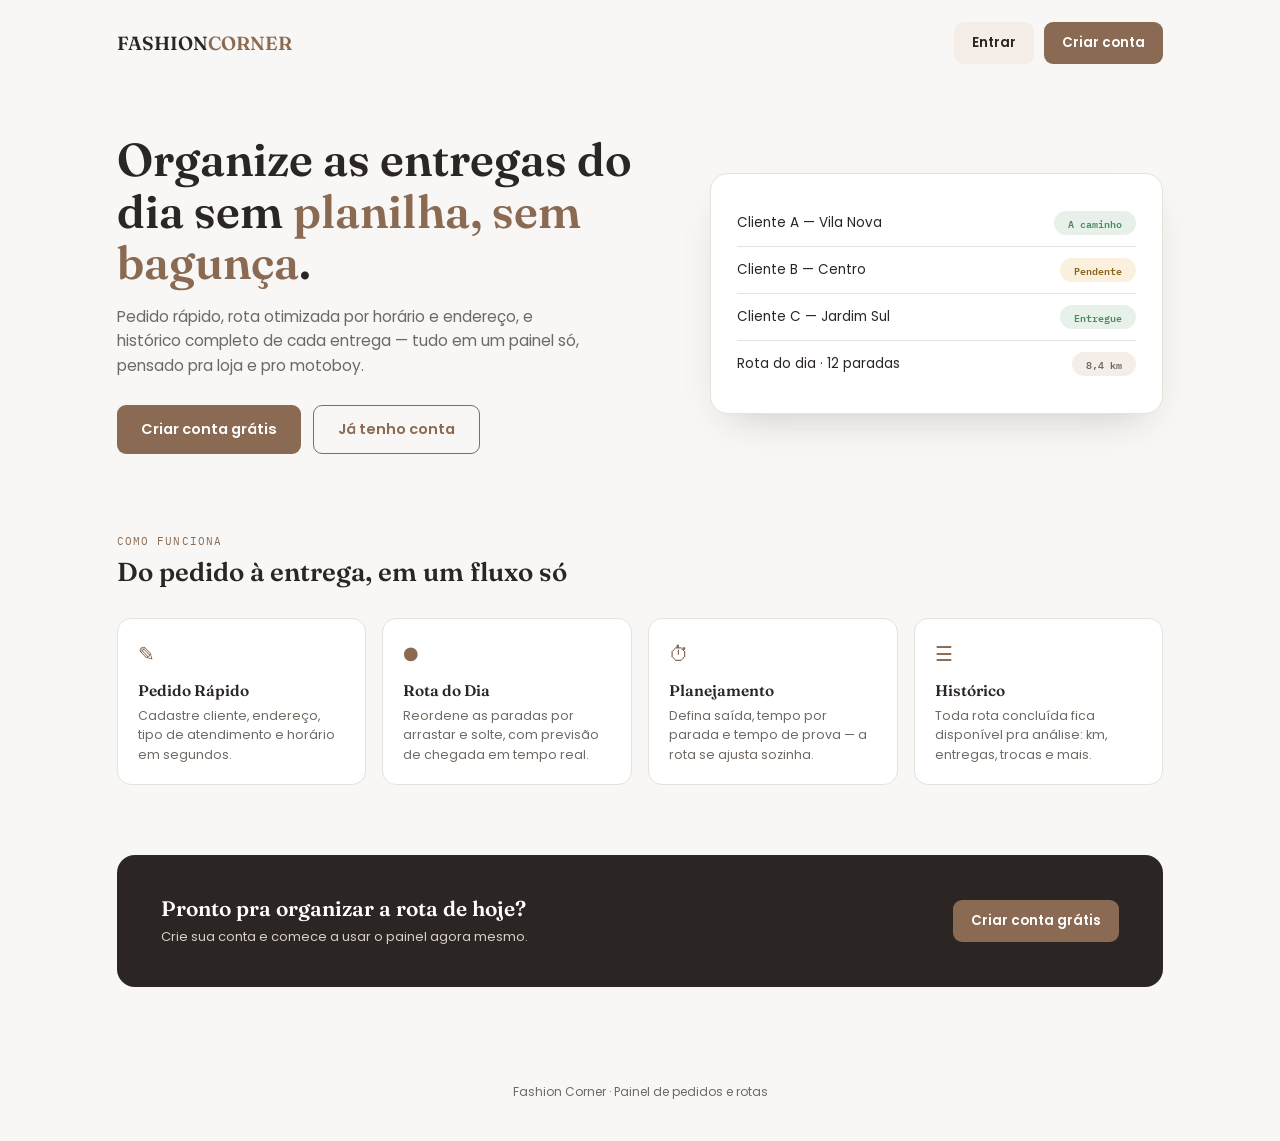
<file: index.html>
<!DOCTYPE html>
<html lang="pt-BR">
<head>
<meta charset="UTF-8">
<meta name="viewport" content="width=device-width, initial-scale=1.0">
<title>Fashion Corner — Pedido Rápido</title>
<link rel="stylesheet" href="assets/styles.css">
<style>
  .lp-nav{display:flex;align-items:center;justify-content:space-between;padding:22px 6vw;max-width:1200px;margin:0 auto;}
  .lp-nav .logo{font-family:'Fraunces',serif;font-weight:600;font-size:19px;}
  .lp-nav .logo span{color:var(--wine);}
  .lp-nav .actions{display:flex;gap:10px;}

  .lp-hero{max-width:1200px;margin:0 auto;padding:48px 6vw 70px;display:grid;grid-template-columns:1.1fr .9fr;gap:40px;align-items:center;}
  .lp-hero h1{font-family:'Fraunces',serif;font-size:clamp(30px,4vw,46px);line-height:1.12;font-weight:600;margin:0 0 16px;}
  .lp-hero h1 em{color:var(--wine);font-style:normal;}
  .lp-hero p{font-size:15.5px;color:var(--muted);line-height:1.6;margin:0 0 26px;max-width:480px;}
  .lp-hero .actions{display:flex;gap:12px;flex-wrap:wrap;}
  .lp-hero .actions .btn{padding:13px 24px;font-size:14.5px;}

  .lp-hero-card{background:#fff;border:1px solid var(--line);border-radius:18px;padding:26px;box-shadow:0 18px 40px -20px rgba(42,36,32,.25);}
  .lp-hero-card .row{display:flex;justify-content:space-between;align-items:center;padding:11px 0;border-bottom:1px solid var(--line);font-size:13.5px;}
  .lp-hero-card .row:last-child{border-bottom:none;}
  .lp-hero-card .row .tag{font-family:'IBM Plex Mono',monospace;font-size:10px;}

  .lp-features{max-width:1200px;margin:0 auto;padding:10px 6vw 70px;}
  .lp-features .kicker{font-family:'IBM Plex Mono',monospace;font-size:11px;text-transform:uppercase;letter-spacing:.1em;color:var(--wine);margin-bottom:8px;}
  .lp-features h2{font-family:'Fraunces',serif;font-size:26px;font-weight:600;margin:0 0 30px;}
  .lp-grid{display:grid;grid-template-columns:repeat(4,1fr);gap:16px;}
  .lp-card{background:#fff;border:1px solid var(--line);border-radius:14px;padding:20px;}
  .lp-card .ic{font-size:20px;color:var(--wine);margin-bottom:12px;}
  .lp-card h3{font-family:'Fraunces',serif;font-size:15.5px;font-weight:600;margin:0 0 6px;}
  .lp-card p{font-size:12.5px;color:var(--muted);line-height:1.55;margin:0;}

  .lp-cta{max-width:1200px;margin:0 auto 70px;padding:0 6vw;}
  .lp-cta-inner{background:var(--ink);color:#fff;border-radius:18px;padding:40px 44px;display:flex;align-items:center;justify-content:space-between;gap:24px;flex-wrap:wrap;}
  .lp-cta-inner h3{font-family:'Fraunces',serif;font-size:21px;font-weight:600;margin:0 0 6px;}
  .lp-cta-inner p{font-size:13px;color:#D8CFC5;margin:0;}

  .lp-footer{text-align:center;padding:26px 6vw 40px;font-size:12px;color:var(--muted);}

  @media (max-width:900px){
    .lp-hero{grid-template-columns:1fr;}
    .lp-grid{grid-template-columns:1fr 1fr;}
  }
  @media (max-width:520px){
    .lp-grid{grid-template-columns:1fr;}
    .lp-nav .actions .btn{padding:9px 14px;font-size:12.5px;}
  }
</style>
</head>
<body>

<nav class="lp-nav">
  <div class="logo">FASHION<span>CORNER</span></div>
  <div class="actions">
    <a href="login.html" class="btn btn-ghost">Entrar</a>
    <a href="login.html?mode=signup" class="btn btn-primary">Criar conta</a>
  </div>
</nav>

<section class="lp-hero">
  <div>
    <h1>Organize as entregas do dia sem <em>planilha, sem bagunça</em>.</h1>
    <p>Pedido rápido, rota otimizada por horário e endereço, e histórico completo de cada entrega — tudo em um painel só, pensado pra loja e pro motoboy.</p>
    <div class="actions">
      <a href="login.html?mode=signup" class="btn btn-primary">Criar conta grátis</a>
      <a href="login.html" class="btn btn-outline">Já tenho conta</a>
    </div>
  </div>
  <div class="lp-hero-card">
    <div class="row"><span>Cliente A — Vila Nova</span><span class="tag tag-progress">A caminho</span></div>
    <div class="row"><span>Cliente B — Centro</span><span class="tag tag-pending">Pendente</span></div>
    <div class="row"><span>Cliente C — Jardim Sul</span><span class="tag tag-delivered">Entregue</span></div>
    <div class="row"><span>Rota do dia · 12 paradas</span><span class="tag tag-done">8,4 km</span></div>
  </div>
</section>

<section class="lp-features">
  <div class="kicker">Como funciona</div>
  <h2>Do pedido à entrega, em um fluxo só</h2>
  <div class="lp-grid">
    <div class="lp-card">
      <div class="ic">&#9998;</div>
      <h3>Pedido Rápido</h3>
      <p>Cadastre cliente, endereço, tipo de atendimento e horário em segundos.</p>
    </div>
    <div class="lp-card">
      <div class="ic">&#9679;</div>
      <h3>Rota do Dia</h3>
      <p>Reordene as paradas por arrastar e solte, com previsão de chegada em tempo real.</p>
    </div>
    <div class="lp-card">
      <div class="ic">&#9201;</div>
      <h3>Planejamento</h3>
      <p>Defina saída, tempo por parada e tempo de prova — a rota se ajusta sozinha.</p>
    </div>
    <div class="lp-card">
      <div class="ic">&#9776;</div>
      <h3>Histórico</h3>
      <p>Toda rota concluída fica disponível pra análise: km, entregas, trocas e mais.</p>
    </div>
  </div>
</section>

<section class="lp-cta">
  <div class="lp-cta-inner">
    <div>
      <h3>Pronto pra organizar a rota de hoje?</h3>
      <p>Crie sua conta e comece a usar o painel agora mesmo.</p>
    </div>
    <a href="login.html?mode=signup" class="btn btn-primary">Criar conta grátis</a>
  </div>
</section>

<div class="lp-footer">Fashion Corner · Painel de pedidos e rotas</div>

</body>
</html>
</file>
<file: assets/styles.css>
/* Design system compartilhado por todas as páginas do painel.
   Réplica fiel da referência visual da Fashion Corner: sidebar marrom
   médio, topo e cards claros, ícones lineares, Poppins em toda a
   interface. Mesmas classes de antes preservadas — nenhuma página
   precisa ser tocada por causa deste arquivo. */
@import url('https://fonts.googleapis.com/css2?family=Poppins:wght@400;500;600;700&family=Fraunces:opsz,wght@9..144,500;9..144,600&family=Work+Sans:wght@400;500;600&family=IBM+Plex+Mono:wght@400;500&display=swap');

:root{
  --ink:#2B2623; --paper:#F8F7F5; --paper-2:#F5EEE8;
  --wine:#8A6A52; --wine-dark:#745640; --gold:#C08A3E;
  --sage:#4F8A63; --line:#E7E1DB; --muted:#6F6863;
  --danger:#C45A5A; --info:#5D7FA3;
  --sidebar-w:224px; --topbar-h:90px;
  --brown-light:#EDE2D8; --card-bg:#FFFFFF;
  --sage-tint:#E7F1EA; --gold-tint:#FBF0DE; --danger-tint:#F9EAEA; --info-tint:#E9EFF6;
  --sidebar-bg:#3E2B1E; --sidebar-text:#FFFFFF; --sidebar-muted:#D9C4AE;
  --sidebar-active-bg:rgba(255,255,255,.14); --sidebar-active-text:#FFFFFF;
  --sidebar-hover:rgba(255,255,255,.07); --sidebar-border:rgba(255,255,255,.14);
  --shadow-xs:0 1px 2px rgba(43,38,35,.05);
  --shadow-sm:0 1px 3px rgba(43,38,35,.06);
  --shadow-card:0 1px 2px rgba(43,38,35,.04), 0 8px 20px -14px rgba(43,38,35,.14);
  --radius:12px; --radius-sm:9px; --radius-lg:14px;
}
*{box-sizing:border-box;}
html,body{
  margin:0;color:var(--ink);font-family:'Poppins','Work Sans',sans-serif;-webkit-font-smoothing:antialiased;
  background-color:var(--paper);
}
a{color:inherit;}
img{max-width:100%;}
svg{display:block;}

/* ---------- Shell: sidebar + topbar ---------- */
.app-shell{display:flex;min-height:100vh;}
.sidebar{
  width:var(--sidebar-w);flex-shrink:0;color:var(--sidebar-text);
  background:var(--sidebar-bg);
  display:flex;flex-direction:column;padding:26px 14px;position:sticky;top:0;height:100vh;overflow-y:auto;
}
.brand-row{padding:2px 10px 30px;}
.sidebar-logo{
  font-family:'Poppins',sans-serif;font-weight:700;font-size:23px;letter-spacing:.01em;line-height:1.28;
  color:var(--sidebar-text);
}
.sidebar-logo span{color:var(--gold-tint);display:block;font-weight:700;color:#F6E4C6;}
.sidebar-nav{display:flex;flex-direction:column;gap:3px;}
.sidebar-section{
  font-family:'Poppins',sans-serif;font-size:10.5px;font-weight:600;text-transform:uppercase;letter-spacing:.08em;
  color:var(--sidebar-muted);padding:20px 12px 8px;opacity:.8;
}
.sidebar-section:first-child{padding-top:2px;}
.sidebar-nav a{
  display:flex;align-items:center;gap:12px;padding:11px 12px;border-radius:10px;font-size:14.5px;font-weight:500;
  color:var(--sidebar-muted);text-decoration:none;transition:background .12s,color .12s;
  position:relative;
}
.sidebar-nav a:hover{background:var(--sidebar-hover);color:var(--sidebar-text);}
.sidebar-nav a.active{
  color:var(--sidebar-active-text);background:var(--sidebar-active-bg);font-weight:600;
}
.sidebar-nav a .icon{width:19px;height:19px;flex-shrink:0;display:flex;align-items:center;justify-content:center;}
.sidebar-nav a .icon svg{width:18px;height:18px;stroke:currentColor;}
.sidebar-nav a .label{flex:1;min-width:0;}
.sidebar-nav a.disabled{opacity:.5;pointer-events:none;}
.soon-tag{
  font-family:'Poppins',sans-serif;font-size:9px;font-weight:600;text-transform:uppercase;letter-spacing:.03em;
  color:var(--sidebar-muted);background:rgba(255,255,255,.14);border-radius:999px;padding:2px 7px;flex-shrink:0;
}

.sidebar-account{margin-top:auto;padding-top:16px;border-top:1px solid var(--sidebar-border);}
.account-row{display:flex;align-items:center;gap:10px;min-width:0;padding:6px 8px;border-radius:10px;}
.account-avatar{
  width:32px;height:32px;border-radius:50%;flex-shrink:0;background:rgba(255,255,255,.2);color:var(--sidebar-active-text);
  display:flex;align-items:center;justify-content:center;font-family:'Poppins',sans-serif;font-weight:600;font-size:12.5px;
}
.account-info{min-width:0;flex:1;}
.sidebar-account-email{font-size:12px;font-weight:500;color:var(--sidebar-text);word-break:break-all;line-height:1.3;}
.sidebar-account-role{font-size:10.5px;color:var(--sidebar-muted);margin-top:1px;}
.sidebar-logout{
  flex-shrink:0;background:transparent;
  border:1px solid var(--sidebar-border);border-radius:8px;width:28px;height:28px;padding:0;
  color:var(--sidebar-muted);cursor:pointer;display:flex;align-items:center;justify-content:center;
  transition:background .12s,border-color .12s,color .12s;
}
.sidebar-logout svg{width:14px;height:14px;stroke:currentColor;}
.sidebar-logout:hover{background:var(--sidebar-hover);border-color:var(--sidebar-muted);color:var(--sidebar-text);}

.topbar{
  min-height:var(--topbar-h);flex-shrink:0;display:flex;align-items:center;justify-content:space-between;gap:16px;flex-wrap:wrap;
  padding:18px 32px;background:var(--card-bg);
  border-bottom:1px solid var(--line);
  position:relative;z-index:2;
}
.topbar h1{font-family:'Poppins',sans-serif;font-size:27px;font-weight:700;margin:0;letter-spacing:-.01em;}
.topbar .subtitle{font-size:13.5px;color:var(--muted);margin-top:5px;font-weight:400;}
.topbar .topbar-right{display:flex;align-items:center;gap:10px;}
.date-pill{
  display:inline-flex;align-items:center;gap:8px;font-family:'Poppins',sans-serif;font-size:12.5px;font-weight:500;
  color:var(--muted);background:var(--paper);border:1px solid var(--line);border-radius:999px;padding:9px 16px;white-space:nowrap;
}
.date-pill svg{width:15px;height:15px;stroke:currentColor;flex-shrink:0;}
.icon-btn{
  width:38px;height:38px;border-radius:50%;border:1px solid var(--line);background:var(--card-bg);color:var(--muted);
  display:flex;align-items:center;justify-content:center;cursor:default;flex-shrink:0;transition:background .12s,color .12s;
}
.icon-btn svg{width:17px;height:17px;stroke:currentColor;}
.brand-chip{
  display:flex;align-items:center;gap:9px;padding:5px 12px 5px 5px;border-radius:999px;border:1px solid var(--line);
  background:var(--card-bg);
}
.brand-chip-label{font-family:'Poppins',sans-serif;font-size:12.5px;font-weight:600;color:var(--ink);white-space:nowrap;}
.brand-chip svg{width:14px;height:14px;stroke:currentColor;color:var(--muted);flex-shrink:0;}
.avatar{
  width:32px;height:32px;border-radius:50%;flex-shrink:0;
  background:var(--wine);
  color:#fff;display:flex;align-items:center;justify-content:center;font-size:12px;font-weight:600;
  font-family:'Poppins',sans-serif;
}

.main{flex:1;min-width:0;display:flex;flex-direction:column;}
.page{padding:28px 32px 60px;max-width:1520px;width:100%;}

/* ---------- Primitivos reutilizáveis ---------- */
.card{
  background:var(--card-bg);
  border:1px solid var(--line);border-radius:var(--radius-lg);padding:24px;margin-bottom:20px;
  box-shadow:var(--shadow-card);
}
.card-title{font-family:'Poppins',sans-serif;font-size:11.5px;font-weight:600;text-transform:uppercase;letter-spacing:.06em;color:var(--muted);margin:0 0 14px;display:flex;align-items:center;gap:8px;}
.card-header{display:flex;align-items:flex-start;justify-content:space-between;gap:12px;margin-bottom:18px;}
.card-header-left{display:flex;align-items:flex-start;gap:12px;min-width:0;}
.card-icon-chip{
  width:38px;height:38px;border-radius:11px;flex-shrink:0;background:var(--brown-light);color:var(--wine-dark);
  display:flex;align-items:center;justify-content:center;
}
.card-icon-chip svg{width:18px;height:18px;stroke:currentColor;}
.card-header .card-title{font-size:15px;text-transform:none;letter-spacing:0;color:var(--ink);font-weight:600;margin:0 0 2px;}
.card-subtitle{font-size:12.5px;color:var(--muted);font-weight:400;}
.card-link{font-size:12px;font-weight:600;color:var(--wine);text-decoration:none;white-space:nowrap;flex-shrink:0;}
.card-link:hover{color:var(--wine-dark);}

.kpi-grid{display:grid;grid-template-columns:repeat(4,1fr);gap:18px;margin-bottom:20px;}
@media (max-width:1100px){.kpi-grid{grid-template-columns:repeat(2,1fr);}}
.kpi-card{
  position:relative;background:var(--card-bg);
  border:1px solid var(--line);border-radius:var(--radius-lg);padding:20px 22px;
  box-shadow:var(--shadow-sm);
}
.kpi-card-top{display:flex;align-items:center;gap:10px;margin-bottom:16px;}
.kpi-icon-chip{
  width:38px;height:38px;border-radius:11px;flex-shrink:0;display:flex;align-items:center;justify-content:center;
  background:var(--brown-light);color:var(--wine-dark);
}
.kpi-icon-chip svg{width:18px;height:18px;stroke:currentColor;}
.kpi-icon-chip--sage{background:var(--sage-tint);color:var(--sage);}
.kpi-icon-chip--gold{background:var(--gold-tint);color:var(--gold);}
.kpi-icon-chip--info{background:var(--info-tint);color:var(--info);}
.kpi-card-label-row{flex:1;min-width:0;font-size:13px;font-weight:500;color:var(--ink);}
.kpi-card .kpi-value{font-family:'Poppins',sans-serif;font-size:29px;font-weight:700;line-height:1.1;}
.kpi-card .kpi-label{font-size:12.5px;color:var(--muted);margin-top:6px;font-weight:500;}
.kpi-card .kpi-delta{font-size:11.5px;color:var(--sage);margin-top:7px;font-weight:600;display:flex;align-items:center;gap:4px;}
.kpi-card .kpi-delta.down{color:var(--danger);}
.kpi-card .kpi-delta:empty{display:none;}

/* ---------- Mini-tiles (Resumo do motoboy / Financeiro rápido) ---------- */
.mini-grid{display:grid;grid-template-columns:repeat(4,1fr);gap:14px;}
@media (max-width:1300px){.mini-grid{grid-template-columns:repeat(3,1fr);}}
@media (max-width:640px){.mini-grid{grid-template-columns:repeat(2,1fr);}}
.mini-tile{background:var(--paper);border:1px solid var(--line);border-radius:var(--radius-sm);padding:14px 16px;}
.mini-tile-icon{width:26px;height:26px;border-radius:8px;background:var(--card-bg);border:1px solid var(--line);color:var(--wine-dark);display:flex;align-items:center;justify-content:center;margin-bottom:10px;}
.mini-tile-icon svg{width:14px;height:14px;stroke:currentColor;}
.mini-tile-value{font-family:'Poppins',sans-serif;font-size:18px;font-weight:700;color:var(--ink);}
.mini-tile-label{font-size:11.5px;color:var(--muted);margin-top:3px;font-weight:500;}

/* ---------- Listas compactas (Pendências / Atividades / Atualizações) ---------- */
.simple-list{display:flex;flex-direction:column;}
.simple-list-row{display:flex;align-items:center;gap:14px;padding:14px 0;border-bottom:1px solid var(--line);}
.simple-list-row:last-child{border-bottom:none;}
.simple-list-title{font-size:13px;font-weight:600;color:var(--ink);}
.simple-list-sub{font-size:11.5px;color:var(--muted);margin-top:2px;}

/* ---------- Estado vazio compacto (cards sem dado real ainda) ---------- */
.empty-block{display:flex;align-items:center;gap:12px;padding:6px 2px;}
.empty-block-icon{
  width:34px;height:34px;border-radius:10px;flex-shrink:0;background:var(--paper);border:1px solid var(--line);
  color:var(--muted);display:flex;align-items:center;justify-content:center;
}
.empty-block-icon svg{width:16px;height:16px;stroke:currentColor;}
.empty-block-text{font-size:12.5px;color:var(--muted);line-height:1.4;}

/* ---------- Ações rápidas ---------- */
.quick-actions{display:grid;grid-template-columns:1fr 1fr;gap:10px;}
.quick-action{
  display:flex;align-items:center;gap:10px;padding:12px 14px;border:1px solid var(--line);border-radius:var(--radius-sm);
  text-decoration:none;color:var(--ink);font-size:13px;font-weight:600;background:var(--card-bg);transition:border-color .12s,background .12s;
}
.quick-action:hover{border-color:var(--wine);background:var(--brown-light);}
.quick-action-icon{width:30px;height:30px;border-radius:9px;background:var(--brown-light);color:var(--wine-dark);display:flex;align-items:center;justify-content:center;flex-shrink:0;}
.quick-action-icon svg{width:15px;height:15px;stroke:currentColor;}

label.f-label{display:block;font-size:11.5px;color:var(--muted);margin:10px 0 5px;text-transform:uppercase;letter-spacing:.04em;font-weight:500;}
input[type=text],input[type=tel],input[type=time],input[type=number],input[type=date],textarea,select{
  width:100%;font-family:'Poppins','Work Sans',sans-serif;font-size:14px;padding:11px 13px;
  border:1px solid var(--line);border-radius:var(--radius-sm);background:var(--card-bg);color:var(--ink);outline:none;
  transition:border-color .12s,box-shadow .12s;
}
input:focus,textarea:focus,select:focus{border-color:var(--wine);box-shadow:0 0 0 3px rgba(138,106,82,.14);}
.two-col{display:grid;grid-template-columns:1fr 1fr;gap:10px;}

.btn{
  display:inline-flex;align-items:center;justify-content:center;gap:7px;border:none;border-radius:var(--radius-sm);padding:11px 18px;
  font-family:'Poppins',sans-serif;font-weight:600;font-size:13.5px;cursor:pointer;text-decoration:none;
  transition:background .12s,border-color .12s,color .12s,opacity .12s;
}
.btn svg{width:15px;height:15px;stroke:currentColor;flex-shrink:0;}
.btn-primary{
  background:var(--wine);color:#fff;
}
.btn-primary:hover{background:var(--wine-dark);}
.btn-primary:active{opacity:.9;}
.btn-dark{
  background:var(--ink);color:#fff;
}
.btn-dark:hover{background:#1E1A17;}
.btn-outline{
  background:transparent;border:1.5px solid var(--wine);color:var(--wine);
}
.btn-outline:hover{background:var(--brown-light);}
.btn-ghost{
  background:var(--paper-2);color:var(--ink);
}
.btn-ghost:hover{background:var(--brown-light);}
.btn:disabled{opacity:.5;cursor:not-allowed;}
.btn-row{display:flex;gap:10px;flex-wrap:wrap;margin-bottom:18px;}

.pill-toggle,.tw-pill{
  padding:9px 14px;border-radius:20px;border:1px solid var(--line);background:var(--card-bg);
  font-family:'Poppins',sans-serif;font-size:13px;font-weight:500;cursor:pointer;transition:all .12s;
}
.pill-toggle.active,.tw-pill.active{
  border-color:var(--wine);background:var(--wine);color:#fff;
}
.pill-group{display:flex;gap:8px;flex-wrap:wrap;margin-top:6px;}

table.data-table{width:100%;border-collapse:collapse;font-size:13.5px;}
.data-table th{
  text-align:left;font-family:'Poppins',sans-serif;font-size:10.5px;font-weight:600;text-transform:uppercase;color:var(--muted);
  letter-spacing:.05em;padding:12px 12px;white-space:nowrap;
  background:var(--paper);
  border-bottom:1px solid var(--line);
}
.data-table td{padding:16px 12px;border-bottom:1px solid var(--line);vertical-align:middle;font-weight:400;}
.data-table tr:hover td{background:var(--paper);}
.data-table.clickable tbody tr{cursor:pointer;}

.tag{
  display:inline-flex;align-items:center;gap:5px;font-family:'Poppins',sans-serif;font-size:12.5px;font-weight:600;
  text-transform:none;letter-spacing:0;padding:6px 14px;border-radius:20px;white-space:nowrap;line-height:1.2;
}
.tag-pending{background:var(--gold-tint);color:#8A6420;}
.tag-progress{background:var(--sage-tint);color:var(--sage);}
.tag-done{background:var(--paper-2);color:var(--muted);}
.tag-delivered{background:var(--sage-tint);color:var(--sage);}
.tag-not-delivered{background:var(--danger-tint);color:var(--danger);}
.tag-swapped{background:var(--brown-light);color:var(--wine-dark);}
.tag-info{background:var(--info-tint);color:var(--info);}
/* Variantes genéricas de tag usadas pelos módulos internos (Pendências,
   Lista de Espera, Atividades, Conteúdo, Equipe) — mesma linguagem visual
   das tags de rota acima, só com nomes que não presumem contexto de rota. */
.tag-success{background:var(--sage-tint);color:var(--sage);}
.tag-cancel{background:var(--danger-tint);color:var(--danger);}
.tag-neutral{background:var(--paper-2);color:var(--muted);}

.toast{
  position:fixed;bottom:24px;left:50%;transform:translateX(-50%) translateY(20px);
  background:var(--ink);color:#fff;padding:10px 18px;border-radius:30px;font-size:13px;
  font-family:'Poppins',sans-serif;font-weight:500;
  opacity:0;transition:all .2s;pointer-events:none;z-index:80;
  box-shadow:0 8px 18px -6px rgba(43,38,35,.35);
}
.toast.show{opacity:1;transform:translateX(-50%) translateY(0);}

.note{font-size:12px;color:var(--muted);line-height:1.5;margin:0;}
.empty-state{text-align:center;padding:18px 10px;color:var(--muted);font-size:13px;}
.banner{
  border:1px solid var(--gold);background:var(--gold-tint);border-radius:var(--radius-sm);padding:12px 14px;font-size:13px;margin-bottom:18px;
}

.mini-btn{
  border:1px solid var(--line);background:var(--card-bg);border-radius:8px;width:26px;height:22px;
  font-size:12px;cursor:pointer;color:var(--muted);line-height:1;transition:border-color .12s,color .12s;
}
.mini-btn:hover{border-color:var(--wine);color:var(--wine);}

/* ---------- Responsivo ---------- */
@media (max-width:1100px){
  .page{padding:24px 22px 50px;}
}
@media (max-width:860px){
  .app-shell{flex-direction:column;}
  .sidebar{position:relative;height:auto;width:100%;flex-direction:row;align-items:center;overflow-x:auto;padding:12px 14px;}
  .brand-row{padding:0 14px 0 0;}
  .sidebar-nav{flex-direction:row;}
  .sidebar-nav a .label{display:none;}
  .soon-tag{display:none;}
  .sidebar-section{display:none;}
  .sidebar-account{display:none;}
  .kpi-grid{grid-template-columns:1fr 1fr;}
  .page{padding:18px 16px 40px;}
  .topbar{padding:14px 18px;}
  .card{padding:18px;}
  .quick-actions{grid-template-columns:1fr;}
  .brand-chip-label{display:none;}
}
@media (max-width:520px){
  .kpi-grid{grid-template-columns:1fr;}
  .date-pill{display:none;}
  .mini-grid{grid-template-columns:1fr 1fr;}
}
</file>
